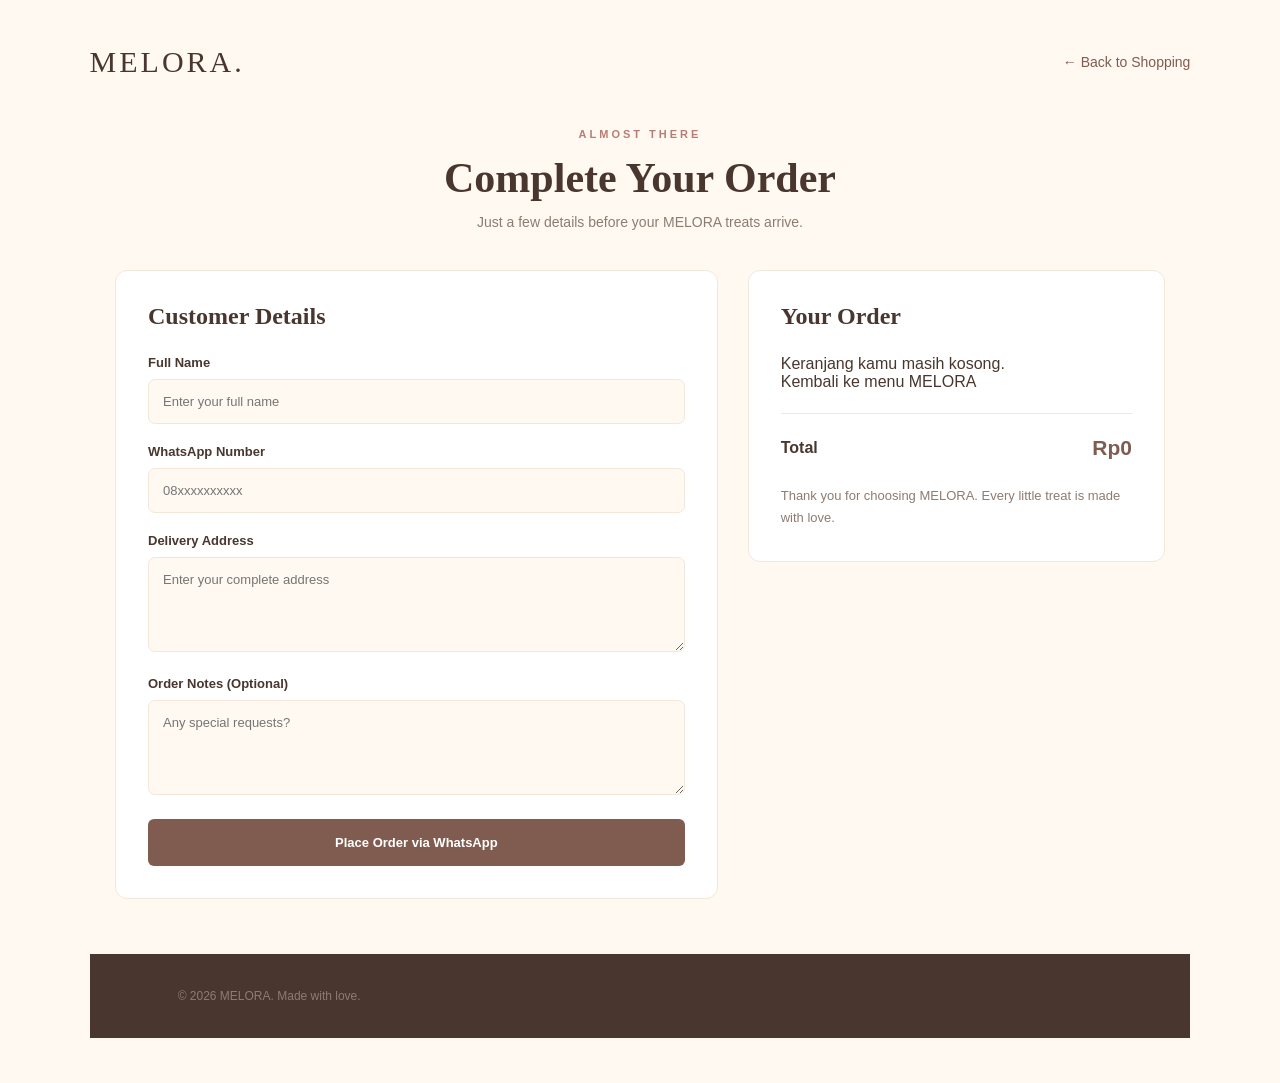
<file: checkout.html>
<!DOCTYPE html>
<html lang="id">
<head>
    <meta charset="UTF-8">
    <meta name="viewport" content="width=device-width, initial-scale=1.0">

    <title>Checkout | MELORA</title>

<link rel="stylesheet" href="style.css">
    
    <style>
        .checkout-page {
            min-height: 100vh;
            background: var(--ivory);
            padding: 45px 7%;
        }

        .checkout-top {
            display: flex;
            align-items: center;
            justify-content: space-between;
            margin-bottom: 45px;
        }

        .checkout-logo {
            font-family: 'Playfair Display', serif;
            font-size: 30px;
            color: var(--dark);
            text-decoration: none;
            letter-spacing: 3px;
        }

        .back-home {
            color: var(--mocha);
            text-decoration: none;
            font-size: 14px;
        }

        .checkout-heading {
            text-align: center;
            margin-bottom: 40px;
        }

        .checkout-heading span {
            color: var(--rose);
            letter-spacing: 3px;
            font-size: 11px;
            font-weight: 600;
        }

        .checkout-heading h1 {
            font-family: 'Playfair Display', serif;
            font-size: 42px;
            color: var(--dark);
            margin: 12px 0;
        }

        .checkout-heading p {
            color: var(--muted);
            font-size: 14px;
        }

        .checkout-layout {
            max-width: 1050px;
            margin: auto;
            display: grid;
            grid-template-columns: 1.3fr 0.9fr;
            gap: 30px;
            align-items: start;
        }

        .checkout-card {
            background: white;
            padding: 32px;
            border-radius: 12px;
            border: 1px solid var(--cream);
        }

        .checkout-card h2 {
            font-family: 'Playfair Display', serif;
            color: var(--dark);
            font-size: 24px;
            margin-bottom: 25px;
        }

        .checkout-form-group {
            margin-bottom: 20px;
        }

        .checkout-form-group label {
            display: block;
            color: var(--dark);
            font-size: 13px;
            margin-bottom: 9px;
            font-weight: 600;
        }

        .checkout-form-group input,
        .checkout-form-group textarea {
            width: 100%;
            padding: 14px;
            border: 1px solid var(--cream);
            border-radius: 7px;
            background: var(--ivory);
            font-family: inherit;
            font-size: 13px;
            color: var(--dark);
            outline: none;
        }

        .checkout-form-group input:focus,
        .checkout-form-group textarea:focus {
            border-color: var(--rose);
        }

        .checkout-form-group textarea {
            min-height: 95px;
            resize: vertical;
        }

        .checkout-summary-item {
            display: flex;
            justify-content: space-between;
            gap: 15px;
            margin-bottom: 17px;
            color: var(--muted);
            font-size: 13px;
        }

        .checkout-summary-item strong {
            color: var(--dark);
        }

        .checkout-divider {
            border: none;
            border-top: 1px solid var(--cream);
            margin: 22px 0;
        }

        .checkout-grand-total {
            display: flex;
            justify-content: space-between;
            align-items: center;
            color: var(--dark);
            font-weight: 600;
            margin-bottom: 25px;
        }

        .checkout-grand-total strong {
            font-size: 21px;
            color: var(--mocha);
        }

        .checkout-submit {
            width: 100%;
            border: none;
            border-radius: 6px;
            padding: 16px;
            background: var(--mocha);
            color: white;
            font-size: 13px;
            font-weight: 600;
            cursor: pointer;
            transition: 0.3s;
        }

        .checkout-submit:hover {
            background: var(--dark);
        }

        .checkout-empty {
            color: var(--muted);
            font-size: 13px;
            line-height: 1.7;
        }

        .checkout-item-name {
            color: var(--dark);
            font-weight: 600;
        }

        .checkout-footer {
            text-align: center;
            margin-top: 55px;
            color: var(--muted);
            font-size: 12px;
        }

        @media (max-width: 768px) {
            .checkout-page {
                padding: 25px 5%;
            }

            .checkout-layout {
                grid-template-columns: 1fr;
            }

            .checkout-heading h1 {
                font-size: 34px;
            }

            .checkout-card {
                padding: 23px;
            }
        }
    </style>
</head>

<body>

    <main class="checkout-page">

        <header class="checkout-top">
            <a href="index.html" class="checkout-logo">MELORA.</a>

            <a href="index.html" class="back-home">
                ← Back to Shopping
            </a>
        </header>

        <section class="checkout-heading">
            <span>ALMOST THERE</span>
            <h1>Complete Your Order</h1>
            <p>Just a few details before your MELORA treats arrive.</p>
        </section>

        <div class="checkout-layout">

            <!-- CUSTOMER FORM -->
            <section class="checkout-card">

                <h2>Customer Details</h2>

                <form id="checkoutForm" novalidate>

                    <div class="checkout-form-group">
                        <label for="customerName">Full Name</label>
                        <input
                            type="text"
                            id="customerName"
                            placeholder="Enter your full name"
                            required
                        >
                    </div>

                    <div class="checkout-form-group">
                        <label for="customerPhone">WhatsApp Number</label>
                        <input
                            type="tel"
                            id="customerPhone"
                            placeholder="08xxxxxxxxxx"
                            required
                        >
                    </div>

                    <div class="checkout-form-group">
                        <label for="customerAddress">Delivery Address</label>
                        <textarea
                            id="customerAddress"
                            placeholder="Enter your complete address"
                            required
                        ></textarea>
                    </div>

                    <div class="checkout-form-group">
                        <label for="customerNote">
                            Order Notes (Optional)
                        </label>
                        <textarea
                            id="customerNote"
                            placeholder="Any special requests?"
                        ></textarea>
                    </div>

                    <button type="submit" class="checkout-submit">
                        Place Order via WhatsApp
                    </button>

                </form>

            </section>


            <!-- ORDER SUMMARY -->
            <aside class="checkout-card">

                <h2>Your Order</h2>

                <div id="checkoutItems">
                    <p class="checkout-empty">
                        Loading your order...
                    </p>
                </div>

                <hr class="checkout-divider">

                <div class="checkout-grand-total">
                    <span>Total</span>
                    <strong id="checkoutTotal">Rp0</strong>
                </div>

                <p class="checkout-empty">
                    Thank you for choosing MELORA.
                    Every little treat is made with love.
                </p>

            </aside>

        </div>

        <footer class="checkout-footer">
            © 2026 MELORA. Made with love.
        </footer>

    </main>

        </main>

    <!-- MELORA ALERT MODAL -->
    <div class="alert-modal-overlay" id="alertModal">

        <div class="alert-modal">

            <div class="alert-modal-icon">!</div>

            <h3 id="alertTitle">Please check your details</h3>

            <p id="alertMessage">
                Please complete the required information.
            </p>

            <button
                type="button"
                onclick="closeAlertModal()"
            >
                Okay, Got It
            </button>

        </div>

    </div>

    <!-- ORDER SENT CONFIRMATION MODAL -->
<div class="alert-modal-overlay" id="orderSentModal">

    <div class="alert-modal">

        <div class="alert-modal-icon">♡</div>

        <h3>Have You Sent Your Order?</h3>

        <p>
            Please confirm if you have sent your order
            through WhatsApp.
        </p>

        <button type="button" onclick="confirmOrderSent()">
            Yes, Order Sent
        </button>

        <button
            type="button"
            onclick="closeOrderSentModal()"
            style="margin-top: 10px; background: var(--cream); color: var(--dark);"
        >
            Not Yet
        </button>

    </div>

</div>
<script src="script.js"></script>
</body>
</html>
</file>
<file: style.css>
/* =========================
   1. BASIC SETTINGS
========================= */

:root {
    --ivory: #FFF9F2;
    --cream: #F3E7DC;
    --pink: #E8C7C1;
    --rose: #B77D74;
    --mocha: #805B50;
    --dark: #49372F;
    --muted: #8D7C72;
    --white: #FFFFFF;
}

* {
    margin: 0;
    padding: 0;
    box-sizing: border-box;
    scroll-behavior: smooth;
}

body {
    font-family: 'DM Sans', sans-serif;
    background: var(--ivory);
    color: var(--dark);
}

a {
    text-decoration: none;
    color: inherit;
}

button {
    font-family: inherit;
}

/* =========================
   2. NAVBAR
========================= */

.navbar {
    height: 82px;
    padding: 0 8%;
    display: flex;
    justify-content: space-between;
    align-items: center;
    background: var(--ivory);
    position: sticky;
    top: 0;
    z-index: 100;
    border-bottom: 1px solid #EDE3DA;
}

.logo {
    font-family: 'Playfair Display', serif;
    font-size: 30px;
    font-weight: 600;
    letter-spacing: 2px;
}

.logo span {
    color: var(--rose);
}

.nav-menu {
    display: flex;
    gap: 38px;
}

.nav-menu a {
    font-size: 13px;
    color: var(--muted);
    transition: .3s;
}

.nav-menu a:hover {
    color: var(--rose);
}

.nav-actions {
    display: flex;
    align-items: center;
    gap: 12px;
}

.cart-button {
    display: flex;
    align-items: center;
    gap: 10px;
    border: 1px solid var(--mocha);
    border-radius: 30px;
    padding: 11px 19px;
    background: transparent;
    color: var(--mocha);
    cursor: pointer;
    font-size: 12px;
}

.cart-count {
    background: var(--mocha);
    color: white;
    width: 21px;
    height: 21px;
    display: grid;
    place-items: center;
    border-radius: 50%;
}

.menu-toggle {
    display: none;
    background: none;
    border: none;
    font-size: 23px;
    cursor: pointer;
}

/* =========================
   3. HERO
========================= */

.hero {
    padding: 75px 9% 90px;
    min-height: 630px;
    display: grid;
    grid-template-columns: 1fr 1fr;
    align-items: center;
    gap: 70px;
}

.hero-content {
    max-width: 530px;
}

.eyebrow {
    font-size: 10px;
    letter-spacing: 2.5px;
    color: var(--rose);
    font-weight: 700;
    display: inline-block;
    margin-bottom: 22px;
}

.hero h1 {
    font-family: 'Playfair Display', serif;
    font-size: clamp(44px, 5vw, 68px);
    font-weight: 500;
    line-height: 1.16;
    margin-bottom: 24px;
}

.hero h1 em,
.intro h2 em,
.section-heading h2 em,
.story h2 em,
.newsletter h2 em {
    color: var(--rose);
    font-weight: 500;
}

.hero-content > p {
    color: var(--muted);
    font-size: 14px;
    line-height: 2;
    max-width: 430px;
}

.hero-buttons {
    display: flex;
    align-items: center;
    gap: 25px;
    margin-top: 32px;
}

.primary-button {
    background: var(--mocha);
    color: white;
    padding: 15px 25px;
    display: inline-block;
    border-radius: 3px;
    font-size: 12px;
    transition: .3s;
}

.primary-button:hover {
    background: var(--dark);
    transform: translateY(-3px);
}

.secondary-button {
    font-size: 12px;
    border-bottom: 1px solid var(--rose);
    padding-bottom: 5px;
}

.hero-note {
    margin-top: 50px;
    font-size: 11px;
    color: var(--muted);
}

.hero-note span {
    color: var(--rose);
    font-size: 18px;
    margin-right: 7px;
}

/* HERO IMAGE */

.hero-visual {
    position: relative;
    height: 440px;
}

.hero-visual > img {
    width: 100%;
    height: 100%;
    object-fit: cover;
    border-radius: 48% 48% 4px 4px;
}

.hero-label {
    position: absolute;
    bottom: 25px;
    left: -35px;
    background: var(--ivory);
    padding: 20px 25px;
    box-shadow: 0 10px 30px #00000010;
    display: flex;
    flex-direction: column;
    gap: 8px;
}

.hero-label small {
    font-size: 9px;
    color: var(--rose);
    letter-spacing: 2px;
}

.hero-label strong {
    font-family: 'Playfair Display', serif;
    font-size: 17px;
    font-weight: 500;
}

.hero-star {
    position: absolute;
    top: 15px;
    right: -20px;
    color: white;
    font-size: 38px;
}

/* =========================
   4. INTRO
========================= */

.intro {
    padding: 75px 20px;
    text-align: center;
    background: #F4E9E0;
}

.intro h2 {
    font-family: 'Playfair Display', serif;
    font-size: clamp(34px, 4vw, 48px);
    font-weight: 500;
    line-height: 1.35;
}

.intro p {
    color: var(--muted);
    font-size: 13px;
    margin-top: 20px;
}

/* =========================
   5. MENU SECTION
========================= */

.menu-section {
    padding: 100px 8%;
    background: var(--white);
}

.section-heading {
    display: flex;
    align-items: end;
    justify-content: space-between;
    margin-bottom: 38px;
}

.section-heading h2 {
    font-family: 'Playfair Display', serif;
    font-size: 43px;
    font-weight: 500;
}

.section-heading > p {
    color: var(--muted);
    font-size: 12px;
    margin-bottom: 8px;
}

.filter-buttons {
    display: flex;
    gap: 12px;
    flex-wrap: wrap;
    margin-bottom: 35px;
}

.filter-btn {
    border: 1px solid #E9DCD2;
    background: white;
    padding: 11px 22px;
    border-radius: 30px;
    color: var(--muted);
    font-size: 11px;
    cursor: pointer;
    transition: .3s;
}

.filter-btn:hover,
.filter-btn.active {
    background: var(--mocha);
    color: white;
    border-color: var(--mocha);
}

/* PRODUCT GRID */

.product-grid {
    display: grid;
    grid-template-columns: repeat(3, minmax(0, 1fr));
    gap: 35px 25px;
}

.product-card {
    min-width: 0;
    transition: .3s;
    animation: fadeIn .35s ease;
}

.product-card:hover {
    transform: translateY(-5px);
}

.product-image {
    height: 255px;
    position: relative;
    overflow: hidden;
    background: var(--cream);
}

.product-image img {
    width: 100%;
    height: 100%;
    object-fit: cover;
    transition: transform .5s;
}

.product-card:hover .product-image img {
    transform: scale(1.06);
}

.product-tag {
    position: absolute;
    top: 15px;
    left: 15px;
    background: var(--ivory);
    color: var(--mocha);
    font-size: 9px;
    padding: 8px 12px;
    letter-spacing: 1px;
}

.product-info {
    padding: 18px 2px;
}

.product-category {
    color: var(--rose);
    font-size: 9px;
    letter-spacing: 1.8px;
    font-weight: 700;
}

.product-info h3 {
    font-family: 'Playfair Display', serif;
    font-size: 19px;
    font-weight: 500;
    margin-top: 9px;
}

.product-info > p {
    font-size: 11px;
    color: var(--muted);
    margin-top: 8px;
    line-height: 1.6;
}

.product-bottom {
    display: flex;
    align-items: center;
    justify-content: space-between;
    margin-top: 18px;
}

.product-bottom strong {
    font-size: 13px;
}

.product-bottom button {
    height: 37px;
    width: 37px;
    border: 1px solid var(--mocha);
    color: var(--mocha);
    background: white;
    border-radius: 50%;
    font-size: 21px;
    cursor: pointer;
    transition: .3s;
}

.product-bottom button:hover {
    background: var(--mocha);
    color: white;
}

/* =========================
   6. BRAND STORY
========================= */

.story {
    padding: 100px 10%;
    display: grid;
    grid-template-columns: 1fr 1fr;
    gap: 80px;
    align-items: center;
    background: var(--ivory);
}

.story-image {
    height: 400px;
    overflow: hidden;
}

.story-image img {
    width: 100%;
    height: 100%;
    object-fit: cover;
}

.story h2 {
    font-family: 'Playfair Display', serif;
    font-size: 43px;
    font-weight: 500;
    line-height: 1.3;
    margin-bottom: 20px;
}

.story-content > p {
    font-size: 13px;
    color: var(--muted);
    line-height: 2;
    margin-bottom: 30px;
}

/* =========================
   7. NEWSLETTER
========================= */

.newsletter {
    background: #F1E2D8;
    text-align: center;
    padding: 85px 20px;
}

.newsletter h2 {
    font-family: 'Playfair Display', serif;
    font-size: 40px;
    font-weight: 500;
}

.newsletter p {
    font-size: 12px;
    color: var(--muted);
    margin: 18px 0 28px;
}

/* =========================
   8. FOOTER
========================= */

footer {
    padding: 35px 8%;
    display: flex;
    align-items: center;
    justify-content: space-between;
    background: #49372F;
    color: white;
}

footer .logo span {
    color: #E8BDB4;
}

footer p,
footer small {
    font-size: 11px;
    color: #D6C3B9;
}

/* =========================
   9. ANIMATION
========================= */

@keyframes fadeIn {
    from {
        opacity: 0;
        transform: translateY(10px);
    }
    to {
        opacity: 1;
        transform: translateY(0);
    }
}

/* =========================
   10. TABLET
========================= */

@media (max-width: 950px) {
    .navbar {
        padding: 0 5%;
    }

    .hero {
        padding: 60px 6%;
        gap: 35px;
    }

    .hero-visual {
        height: 350px;
    }

    .product-grid {
        grid-template-columns: repeat(2, minmax(0, 1fr));
    }

    .story {
        gap: 40px;
        padding: 75px 7%;
    }
}

/* =========================
   11. MOBILE
========================= */

@media (max-width: 650px) {
    .navbar {
        height: 70px;
        padding: 0 5%;
    }

    .logo {
        font-size: 25px;
    }

    .menu-toggle {
        display: block;
    }

    .nav-menu {
        display: none;
        position: absolute;
        top: 70px;
        left: 0;
        width: 100%;
        padding: 25px 7%;
        flex-direction: column;
        gap: 22px;
        background: var(--ivory);
        border-bottom: 1px solid #EDE3DA;
    }

    .nav-menu.show {
        display: flex;
    }

    .hero {
        grid-template-columns: 1fr;
        padding: 55px 7%;
        gap: 40px;
    }

    .hero h1 {
        font-size: 46px;
    }

    .hero-visual {
        height: 340px;
        margin: 0 10px;
    }

    .hero-label {
        left: -12px;
        bottom: 15px;
    }

    .intro {
        padding: 65px 15px;
    }

    .menu-section {
        padding: 70px 6%;
    }

    .section-heading {
        display: block;
    }

    .section-heading h2 {
        font-size: 36px;
    }

    .section-heading > p {
        margin-top: 12px;
    }

    .filter-buttons {
        gap: 8px;
    }

    .filter-btn {
        padding: 10px 15px;
        font-size: 10px;
    }

    .product-grid {
        grid-template-columns: repeat(2, minmax(0, 1fr));
        gap: 25px 13px;
    }

    .product-image {
        height: 175px;
    }

    .product-info h3 {
        font-size: 16px;
    }

    .product-info > p {
        font-size: 10px;
    }

    .product-bottom strong {
        font-size: 11px;
    }

    .product-bottom button {
        height: 32px;
        width: 32px;
    }

    .story {
        grid-template-columns: 1fr;
        gap: 35px;
        padding: 65px 7%;
    }

    .story-image {
        height: 300px;
    }

    .story h2 {
        font-size: 36px;
    }

    .newsletter h2 {
        font-size: 32px;
    }

    footer {
        flex-direction: column;
        gap: 15px;
        text-align: center;
    }
}

@media (max-width: 380px) {
    .product-grid {
        grid-template-columns: 1fr;
    }

    .product-image {
        height: 230px;
    }

    .hero h1 {
        font-size: 39px;
    }
}


/* =========================
   12. SHOPPING BAG DRAWER
   Tambahan untuk panel keranjang MELORA
   CSS asli di atas tetap dipertahankan.
========================= */

.cart-overlay {
    position: fixed;
    inset: 0;
    background: rgba(45, 35, 30, 0.35);
    z-index: 9999;
    opacity: 0;
    visibility: hidden;
    transition: 0.3s ease;
}

.cart-overlay.active {
    opacity: 1;
    visibility: visible;
}

.cart-panel {
    position: absolute;
    top: 0;
    right: 0;
    width: 430px;
    max-width: 100%;
    height: 100%;
    background: var(--ivory);
    padding: 32px;
    display: flex;
    flex-direction: column;
    transform: translateX(100%);
    transition: transform 0.35s ease;
    overflow-y: auto;
}

.cart-overlay.active .cart-panel {
    transform: translateX(0);
}

.cart-header {
    display: flex;
    justify-content: space-between;
    align-items: center;
    padding-bottom: 24px;
    border-bottom: 1px solid #EDE3DA;
}

.cart-header h2 {
    font-family: 'Playfair Display', serif;
    font-size: 30px;
    margin: 8px 0 0;
    color: var(--dark);
}

.cart-close {
    border: none;
    background: none;
    font-size: 32px;
    cursor: pointer;
    color: var(--dark);
}

.cart-items {
    flex: 1;
    padding-top: 10px;
}

.cart-item {
    display: flex;
    justify-content: space-between;
    gap: 15px;
    padding: 22px 0;
    border-bottom: 1px solid #EDE3DA;
}

.cart-item-info h3 {
    font-size: 15px;
    color: var(--dark);
    margin: 0 0 8px;
}

.cart-item-info p {
    font-size: 13px;
    color: var(--muted);
    margin: 0 0 14px;
}

.cart-quantity {
    display: flex;
    align-items: center;
    gap: 13px;
}

.cart-quantity button {
    width: 27px;
    height: 27px;
    border: 1px solid #D9C6B9;
    background: transparent;
    border-radius: 50%;
    cursor: pointer;
    color: var(--dark);
}

.cart-quantity span {
    font-size: 14px;
}

.cart-item-right {
    text-align: right;
    display: flex;
    flex-direction: column;
    align-items: flex-end;
    gap: 12px;
}

.cart-item-right strong {
    font-size: 14px;
    color: var(--dark);
}

.remove-item {
    border: none;
    background: none;
    color: var(--rose);
    font-size: 12px;
    text-decoration: underline;
    cursor: pointer;
}

.cart-empty {
    text-align: center;
    padding: 65px 10px;
    color: var(--mocha);
}

.cart-empty p {
    font-family: 'Playfair Display', serif;
    font-size: 22px;
    margin-bottom: 8px;
}

.cart-empty span {
    font-size: 13px;
}

.cart-footer {
    border-top: 1px solid #EDE3DA;
    padding-top: 22px;
}

.cart-total {
    display: flex;
    justify-content: space-between;
    align-items: center;
    margin-bottom: 20px;
    color: var(--dark);
}

.cart-total strong {
    font-size: 20px;
}

.checkout-button {
    width: 100%;
    padding: 16px;
    border: none;
    background: var(--mocha);
    color: var(--white);
    font-family: inherit;
    font-size: 14px;
    cursor: pointer;
    transition: 0.3s;
}

.checkout-button:hover {
    background: var(--dark);
}

.cart-note {
    text-align: center;
    font-size: 11px;
    color: var(--muted);
    margin-top: 13px;
}

@media (max-width: 480px) {
    .cart-panel {
        width: 100%;
        padding: 24px 20px;
    }
}


/* =================================
   MELORA - CONTACT & FOOTER
================================= */

.footer {
    background: #f4eee6;
    padding: 65px 8% 25px;
    color: #4b382f;
}

.footer-content {
    display: flex;
    justify-content: space-between;
    gap: 50px;
    padding-bottom: 45px;
}

.footer-brand {
    max-width: 280px;
}

.footer-brand .logo {
    display: inline-block;
    margin-bottom: 15px;
}

.footer-brand p {
    color: #8b786e;
    line-height: 1.8;
    font-size: 14px;
}

.footer-contact {
    display: grid;
    grid-template-columns: repeat(3, minmax(130px, 1fr));
    gap: 35px;
}

.footer-label {
    display: block;
    font-size: 11px;
    font-weight: 700;
    letter-spacing: 1.5px;
    margin-bottom: 15px;
    color: #a17d6e;
}

.footer-item p {
    font-size: 13px;
    line-height: 1.9;
    color: #746158;
}

.footer-bottom {
    border-top: 1px solid #dfd3c8;
    padding-top: 22px;
    display: flex;
    justify-content: space-between;
    align-items: center;
    gap: 15px;
}

.footer-bottom small,
.footer-bottom a {
    color: #8b786e;
    font-size: 12px;
    text-decoration: none;
}

.footer-bottom a:hover {
    color: #a17d6e;
}

/* RESPONSIVE FOOTER */

@media (max-width: 768px) {

    .footer {
        padding: 45px 6% 20px;
    }

    .footer-content {
        flex-direction: column;
        gap: 30px;
    }

    .footer-contact {
        grid-template-columns: 1fr;
        gap: 25px;
    }

    .footer-bottom {
        flex-direction: column;
        align-items: flex-start;
    }

}



/* =========================
   MELORA TOAST NOTIFICATION
========================= */

.melora-toast {
    position: fixed;
    top: 100px;
    right: 25px;
    z-index: 9999;

    display: flex;
    align-items: center;
    gap: 13px;

    width: max-content;
    max-width: calc(100vw - 40px);

    padding: 16px 20px;

    background: #fffdf9;
    border: 1px solid #eee3d9;
    border-radius: 12px;

    box-shadow: 0 8px 30px rgba(75, 56, 47, 0.12);

    opacity: 0;
    visibility: hidden;
    transform: translateY(-12px);

    transition: all 0.3s ease;
}

.melora-toast.show {
    opacity: 1;
    visibility: visible;
    transform: translateY(0);
}

.toast-icon {
    display: flex;
    align-items: center;
    justify-content: center;

    width: 30px;
    height: 30px;

    flex-shrink: 0;

    background: #e8f1e7;
    color: #557b50;

    border-radius: 50%;
    font-weight: 700;
}

.toast-content {
    display: flex;
    flex-direction: column;
    gap: 4px;
}

.toast-content strong {
    color: #4b382f;
    font-size: 13px;
}

.toast-content span {
    color: #8b786e;
    font-size: 11px;
}

@media (max-width: 480px) {

    .melora-toast {
        top: 85px;
        right: 15px;
        left: 15px;
        width: auto;
    }

}


/* =========================
   MELORA REMOVE CONFIRMATION
========================= */

.remove-modal-overlay {
    position: fixed;
    inset: 0;
    background: rgba(45, 35, 30, 0.45);
    backdrop-filter: blur(3px);
    z-index: 10000;

    display: flex;
    justify-content: center;
    align-items: center;

    padding: 20px;

    opacity: 0;
    visibility: hidden;
    transition: 0.3s ease;
}

.remove-modal-overlay.active {
    opacity: 1;
    visibility: visible;
}

.remove-modal {
    width: 100%;
    max-width: 390px;
    background: #fffdf9;
    border: 1px solid #eee3d9;
    border-radius: 18px;
    padding: 35px 30px;
    text-align: center;

    transform: translateY(15px) scale(0.97);
    transition: 0.3s ease;

    box-shadow: 0 15px 50px rgba(45, 35, 30, 0.15);
}

.remove-modal-overlay.active .remove-modal {
    transform: translateY(0) scale(1);
}

.remove-modal-icon {
    width: 55px;
    height: 55px;
    margin: 0 auto 20px;

    display: flex;
    justify-content: center;
    align-items: center;

    background: #f7e9e8;
    color: #b77e7b;

    border-radius: 50%;
    font-size: 27px;
}

.remove-modal h3 {
    font-family: 'Playfair Display', serif;
    font-size: 25px;
    color: #4b382f;
    margin-bottom: 12px;
}

.remove-modal p {
    color: #8b786e;
    font-size: 13px;
    line-height: 1.8;
    margin-bottom: 27px;
}

.remove-modal p strong {
    color: #4b382f;
}

.remove-modal-actions {
    display: flex;
    gap: 12px;
}

.remove-modal-actions button {
    flex: 1;
    padding: 13px 10px;
    border-radius: 7px;
    font-family: inherit;
    font-size: 12px;
    cursor: pointer;
    transition: 0.3s ease;
}

.keep-item-button {
    background: transparent;
    border: 1px solid #d9c6b9;
    color: #6f5549;
}

.keep-item-button:hover {
    background: #f4eee6;
}

.confirm-remove-button {
    background: #a77d70;
    border: 1px solid #a77d70;
    color: white;
}

.confirm-remove-button:hover {
    background: #4b382f;
    border-color: #4b382f;
}

@media (max-width: 480px) {
    .remove-modal {
        padding: 30px 22px;
    }
}

/* ================================
   MELORA - PREMIUM ALERT MODAL
================================ */

.alert-modal-overlay {
    position: fixed;
    inset: 0;
    z-index: 10001;

    display: flex;
    justify-content: center;
    align-items: center;

    padding: 20px;

    background: rgba(48, 36, 30, 0.48);
    backdrop-filter: blur(5px);

    opacity: 0;
    visibility: hidden;
    transition: opacity 0.3s ease, visibility 0.3s ease;
}

.alert-modal-overlay.active {
    opacity: 1;
    visibility: visible;
}

.alert-modal {
    position: relative;
    width: 100%;
    max-width: 390px;

    padding: 42px 32px 32px;

    background: #fffdf9;
    border: 1px solid #eee4da;
    border-radius: 20px;

    text-align: center;

    box-shadow: 0 20px 65px rgba(54, 39, 31, 0.18);

    transform: translateY(20px) scale(0.96);
    transition: transform 0.35s cubic-bezier(.2,.8,.2,1);
}

.alert-modal-overlay.active .alert-modal {
    transform: translateY(0) scale(1);
}

/* Decorative top line */

.alert-modal::before {
    content: "";
    position: absolute;
    top: 0;
    left: 50%;
    transform: translateX(-50%);

    width: 65px;
    height: 3px;

    background: #c99b91;
    border-radius: 0 0 5px 5px;
}

/* Icon */

.alert-modal-icon {
    width: 65px;
    height: 65px;

    margin: 0 auto 23px;

    display: flex;
    justify-content: center;
    align-items: center;

    border-radius: 50%;

    background: #f7eae7;
    border: 1px solid #f0dcd7;

    color: #a77d70;

    font-family: 'Playfair Display', serif;
    font-size: 29px;
}

/* Heading */

.alert-modal h3 {
    font-family: 'Playfair Display', serif;
    font-size: 27px;
    font-weight: 500;

    color: #49372f;

    margin: 0 0 13px;
}

/* Description */

.alert-modal p {
    max-width: 290px;
    margin: 0 auto 30px;

    color: #8b786e;
    font-size: 13px;
    line-height: 1.9;
}

/* Button */

.alert-modal button {
    width: 100%;
    padding: 15px;

    border: 1px solid #a77d70;
    border-radius: 8px;

    background: #a77d70;
    color: #fffdf9;

    font-family: inherit;
    font-size: 13px;
    font-weight: 600;
    letter-spacing: 0.5px;

    cursor: pointer;
    transition: all 0.3s ease;
}

.alert-modal button:hover {
    background: #49372f;
    border-color: #49372f;
    transform: translateY(-2px);
}

/* Mobile */

@media (max-width: 480px) {
    .alert-modal {
        max-width: 350px;
        padding: 35px 24px 26px;
    }

    .alert-modal h3 {
        font-size: 24px;
    }
}
/* ACTIVE NAVIGATION */
.nav-menu a {
    padding: 10px 16px;
    border-radius: 8px;
    transition: all 0.3s ease;
}

.nav-menu a.active {
    background-color: var(--rose);
    color: var(--white);
    font-weight: 600;
}
</file>
